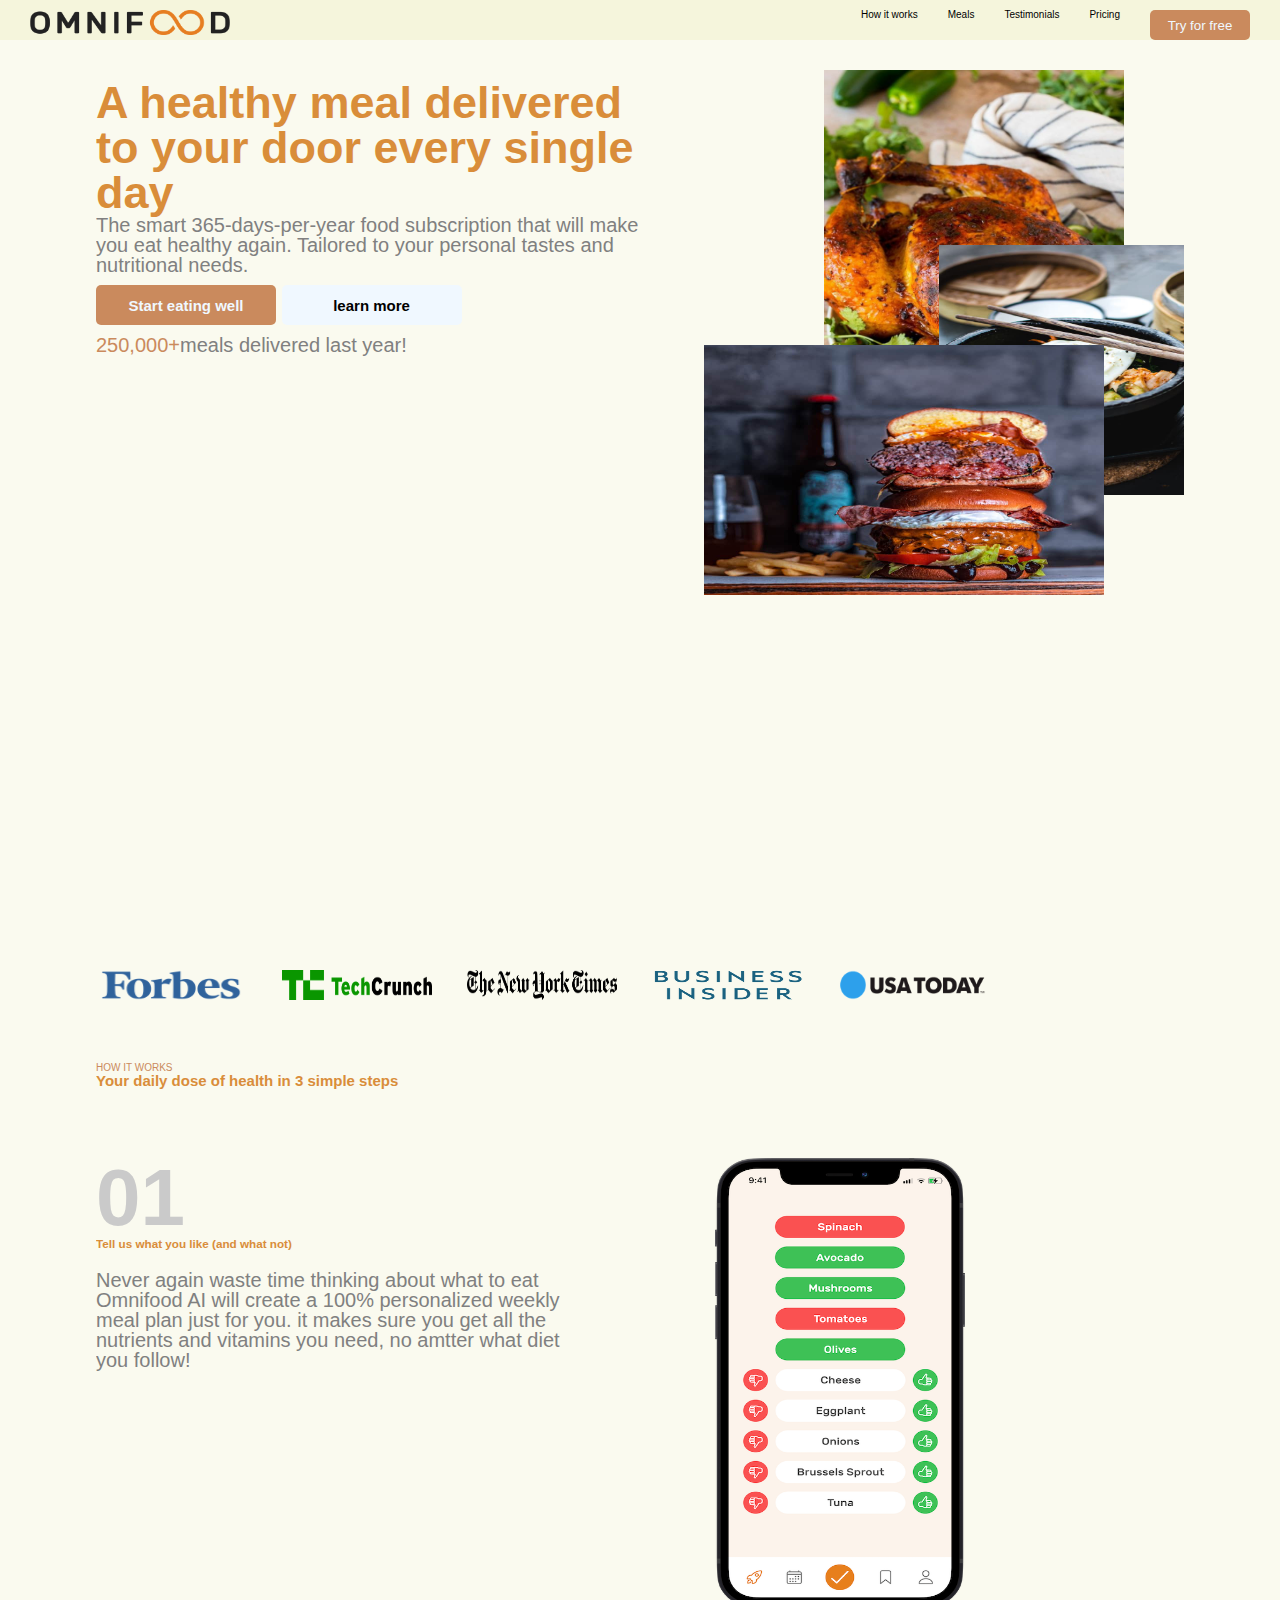
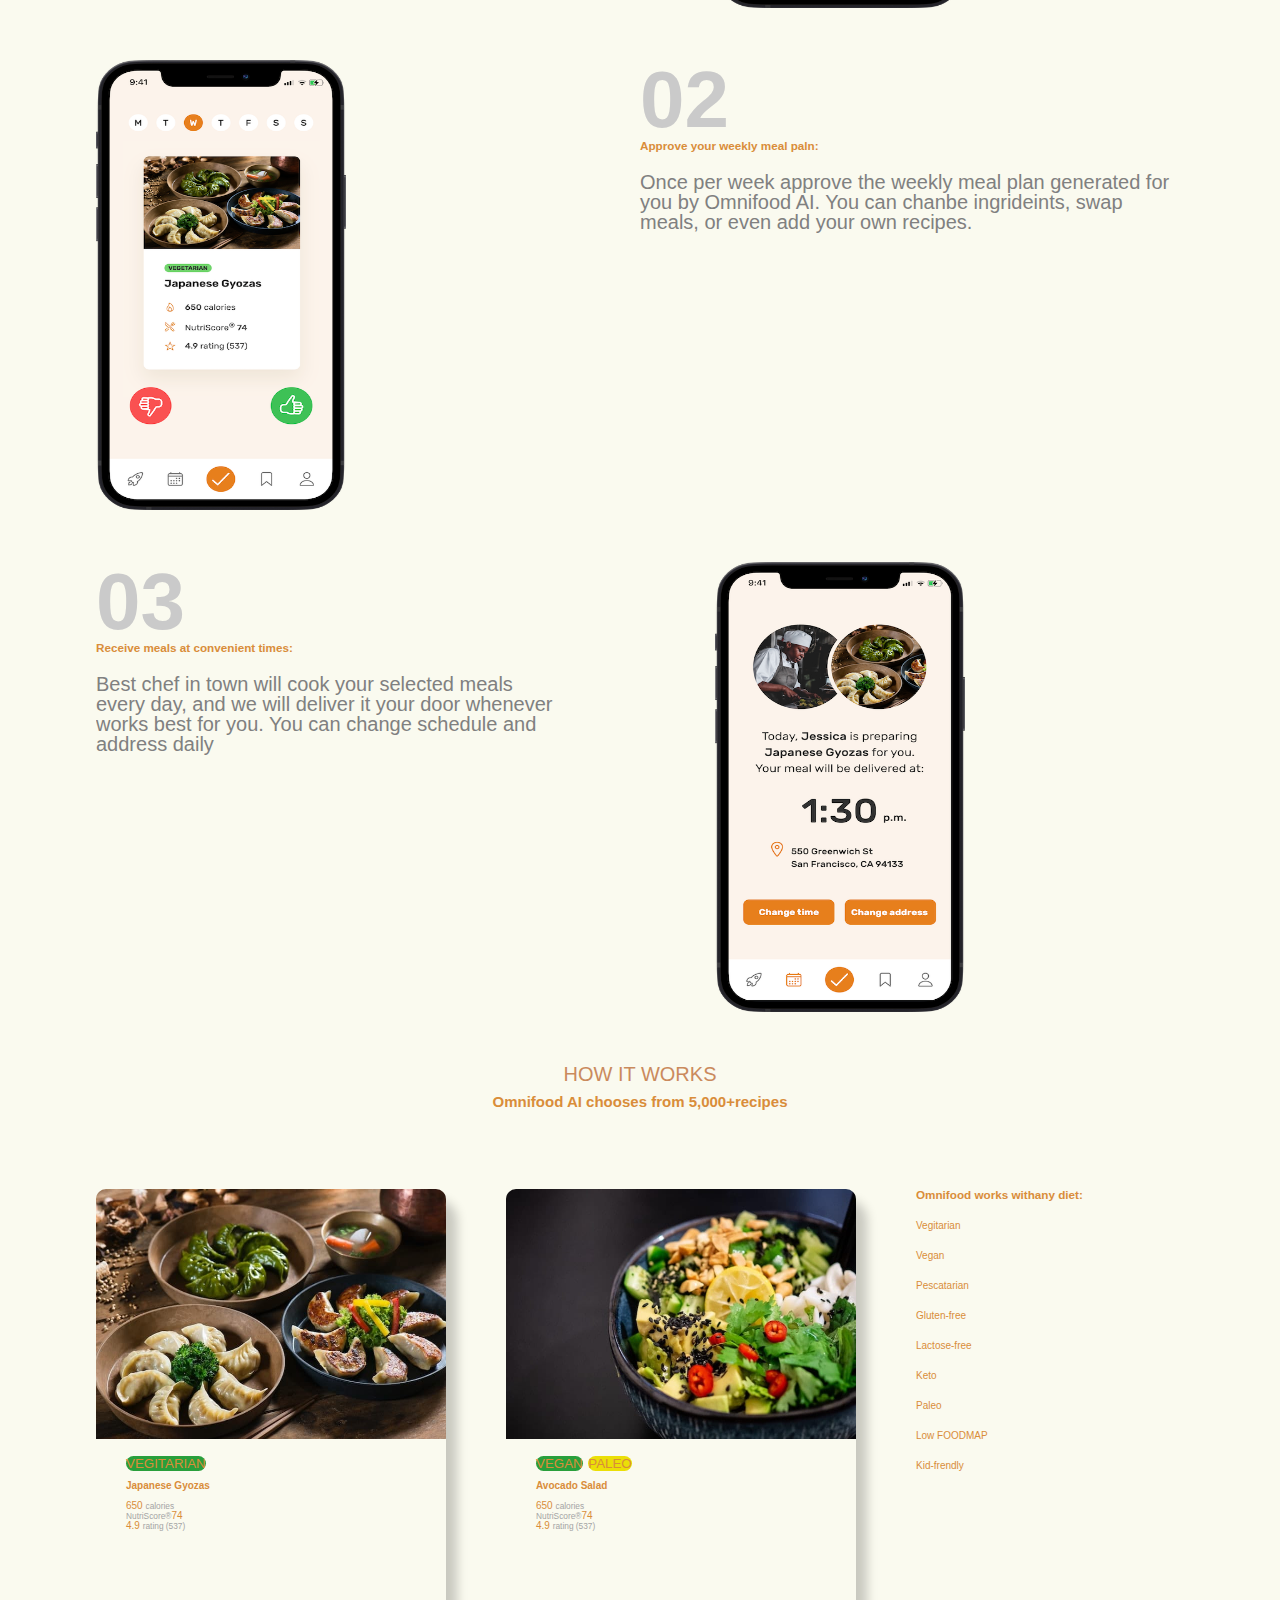
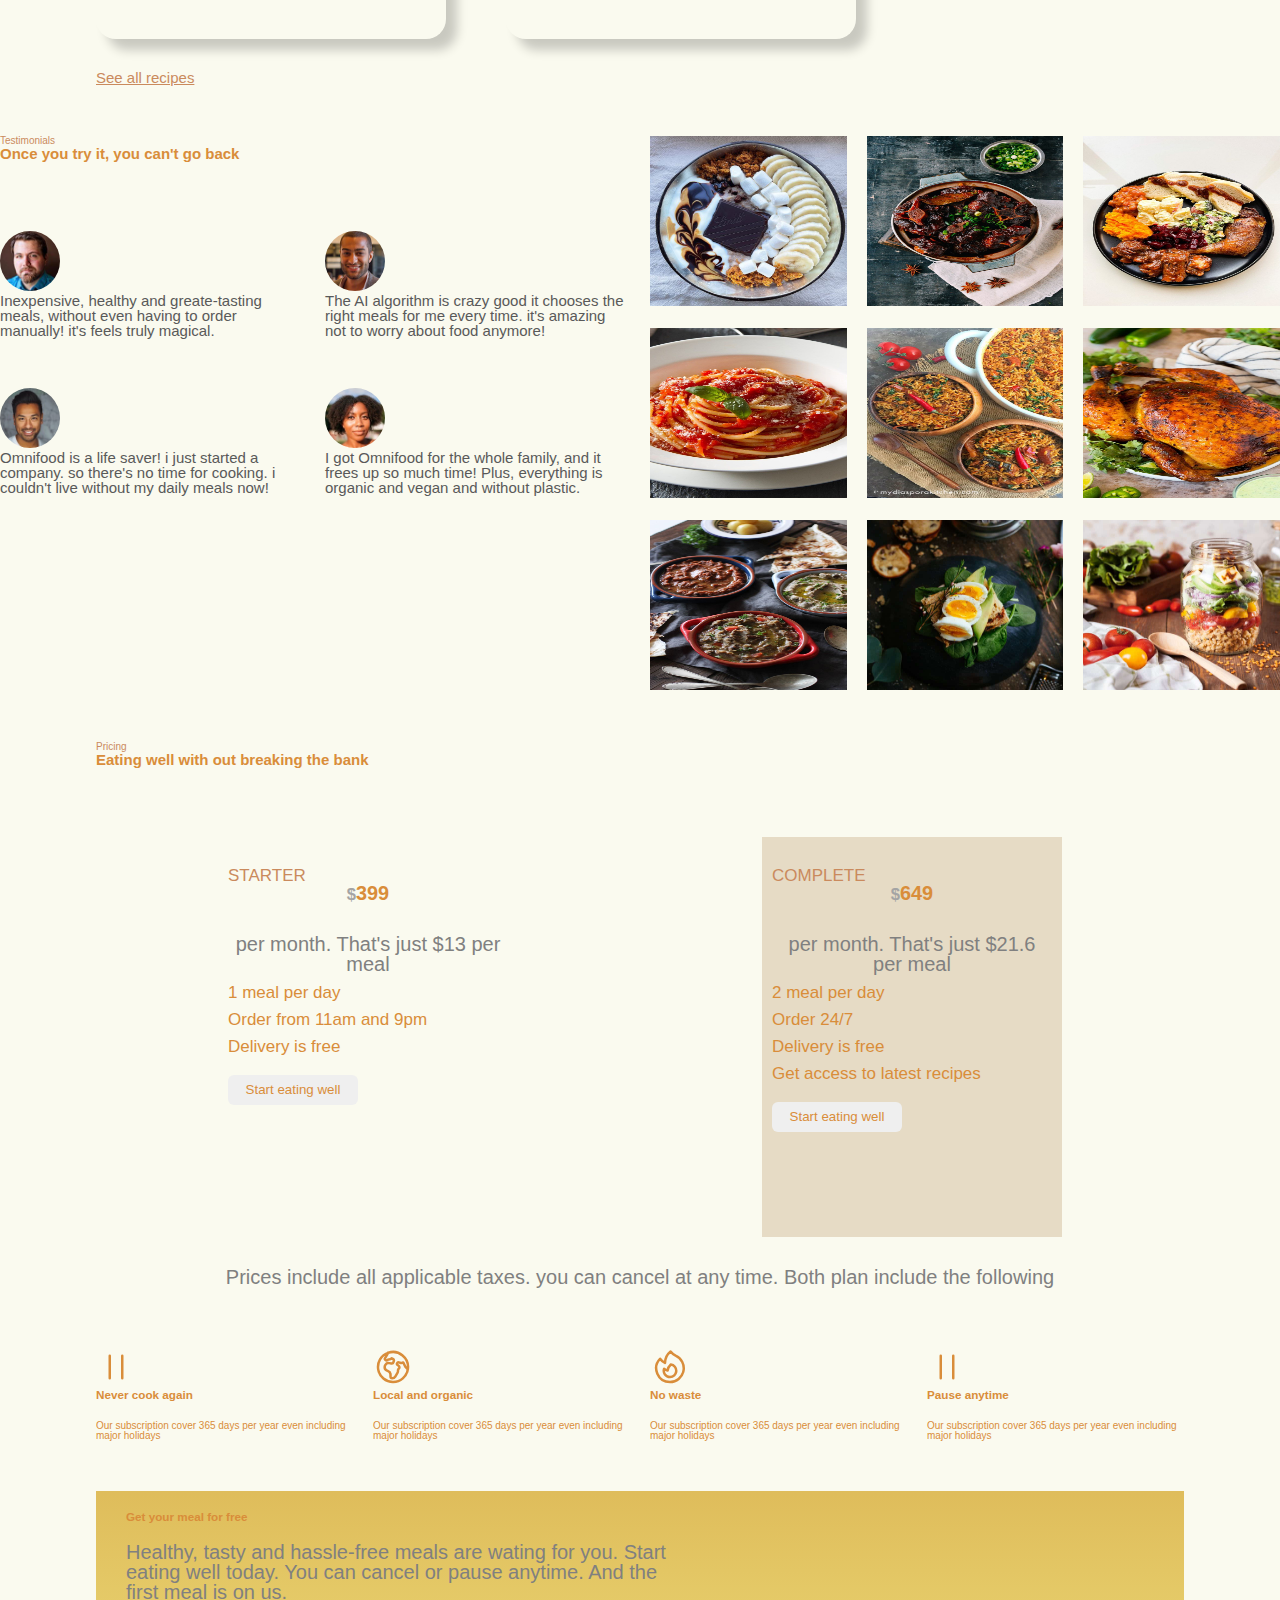
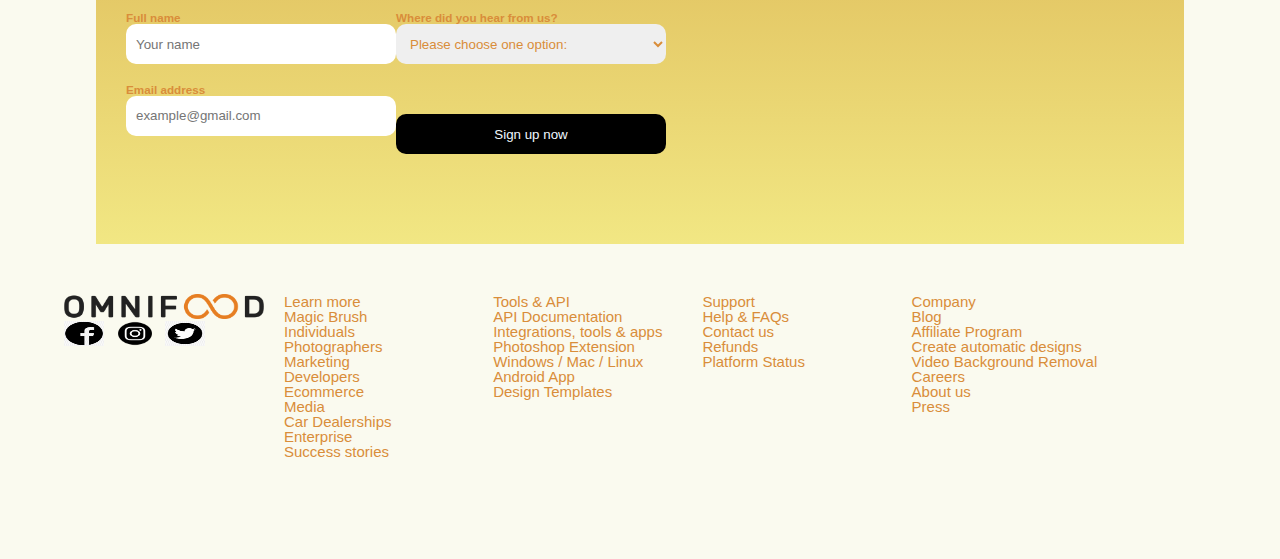
<file: nameless.html>
<!DOCTYPE html>
<html lang="en">
<head>
    <meta charset="UTF-8">
    <meta name="viewport" content="width=device-width, initial-scale=1.0">
    <link rel="stylesheet" href="/nameless.css">
    <title>Document</title>
</head>
<body>
    <header>
        <div class="header-fixed">
            <img src="/img/omnifood-logo.png" alt="" width="200px" height="25px">
            <nav>
                <ol>
                    <li><a href="#How it works">How it works</a></li>
                    <li><a href="#Meals">Meals</a></li>
                    <li><a href="#Testimonials">Testimonials</a></li>
                    <li><a href="#Pricing">Pricing</a></li>
                    <li><button class="btn1">Try for free</button></li>
                </ol>
            </nav>
            
        </div>
    </header>

    <main>
         <section class="whole">
            <section class="pg1">
                <div class="first">
                 <span>
                    <p>
                     <h1>
                         A healthy meal delivered to your door every single day
                     </h1>
                     <p>
                         The smart 365-days-per-year food subscription that will make you eat healthy again. Tailored to your personal tastes and nutritional needs.
                     </p>
                     <p>
                         <button class="btn2">Start eating well</button>
                         <button class="btn3">learn more</button>
                     </p>
                     <p>
                         <mark>250,000+</mark>meals delivered last year!
                     </p>
                    </p>
                 </span>
     
     
                 <span>
                     <img src="/img/6.jpg" alt="" class="one" width="300px" height="400px">
                     <img src="/img/gallery-1.jpg" alt="" class="two" width="350px" height="250px">
                     <img src="/img/gallery-12.jpg" alt="" class="three" width="400px" height="250px">
                 </span>
                </div>
                <p>
                 
                 <img src="/img/forbes.png" alt="" width="150px" height="30px" class="logos">
                 <img src="/img/techcrunch.png" alt="" width="150px" height="30px" class="logos">
                 <img src="/img/the-new-york-times.png" alt="" width="150px" height="30px" class="logos">
                 <img src="/img/business-insider.png" alt="" width="150px" height="30px" class="logos">
                 <img src="/img/usa-today.png" alt="" width="150px" height="30px">
                 </p>
                 
               
     
               </section>
     
               <section id="How it works" class="pg2">
                 
                 <mark>HOW IT WORKS</mark>
                 <h2>Your daily dose of health in 3 simple steps</h2>
                 <div>
                     <span>
                         <strong>01</strong>
                         <h3>Tell us what you like (and what not)</h3>
                         <p>
                             Never again waste time thinking about what to eat Omnifood AI will create a 100% personalized weekly meal plan just for you. it makes sure you get all the nutrients and vitamins you need, no amtter what diet you follow!
                         </p>
     
                     </span>
     
     
                     <span>
                         <img src="/img/app-screen-1.png" alt="" class="app">
                     </span>
                 </div>
               </section>
               <section class="pg3">
                 <div>
                     <span>
                         <img src="img/app-screen-2.png" alt="" class="app">
                     </span>
     
     
     
                     <span>
                         <strong>02</strong>
                         <h3>Approve your weekly meal paln:</h3>
                         <p>
                             Once per week approve the weekly meal plan generated for you by Omnifood AI. You can chanbe ingrideints, swap meals, or even add your own recipes.
                         </p>
                     </span>
                 </div>
                 
               </section>
     
               <section class="pg4">
                 <div>
                     <span>
                         <strong>03</strong>
                         <h3>Receive meals at convenient times:</h3>
                         <p>
                             Best chef in town will cook your selected meals every day, and we will deliver it your door whenever works best for you. You can change schedule and address daily
                         </p>
                     </span>
     
     
     
     
                     <span>
                         <img src="img/app-screen-3.png" alt="" class="app">
                     </span>
                 </div>
               </section>
     
               <section id="Meals" class="pg5">
                <p class="center">
                 <mark class="caramel">HOW IT WORKS</mark>
                 <h2 class="center">Omnifood AI chooses from 5,000+recipes</h2>
                </p>
     
                 <div>
                     <span class="recipes">
                         <figure>
                             <img src="/img/meal-1.jpg" alt="" class="food">
                             <p>
                                 <button class="btn4">VEGITARIAN</button>
                             <br>
                            <h4> Japanese Gyozas</h4>
                             <ul>
                                 <li>650 <small>calories</small> </li>
                                 <li> <small>NutriScore®</small>74</li>
                                 <li> 4.9 <small>rating (537)</small></li>
                             </ul>
                             </p>
                         </figure>
                     </span>
                     <span class="recipes">
                         <figure>
                             <img src="/img/meal-2.jpg" alt="" class="food">
                            <p>
                             <button class="btn4">VEGAN</button>
                             <button class="btn8">PALEO</button>
                             <br>
                             <h4>Avocado Salad</h4>
                             <ul>
                                 <li>650 <small>calories</small> </li>
                                 <li> <small>NutriScore®</small>74</li>
                                 <li> 4.9 <small>rating (537)</small></li>
                             </ul>
                            </p>
                         </figure>
                         
                     </span>
                     <span class="diet">
                     <h3>Omnifood works withany diet:</h3>
     
                     <ul>
                         <li>Vegitarian</li>
                         <li>Vegan</li>
                         <li>Pescatarian</li>
                         <li>Gluten-free</li>
                         <li>Lactose-free</li>
                         <li>Keto</li>
                         <li>Paleo</li>
                         <li>Low FOODMAP</li>
                         <li>Kid-frendly</li>
                     </ul>
                 </span>
                 </div>
     
                 
                     <button class="btn5"><a href=""><mark>See all recipes</mark></a></button>
                 
     
               </section>
     
               <section id="Testimonials" class="pg6">
                 <div>
                  <span>
                     <mark>Testimonials</mark>
                     <h2>Once you try it, you can't go back</h2>
                     <div>
                         <span class="left">
                             <img src="/img/ben.jpg" alt="" class="test">
                             <br>
                             Inexpensive, healthy and greate-tasting meals, without even having to order manually! it's feels truly magical.
                         </span>
             
             
                         <span class="left">
                             <img src="/img/dave.jpg" alt="" class="test">
                             <br>
                             The AI algorithm is crazy good it chooses the right meals for me every time. it's amazing not to worry about food anymore!
                         </span>
             
             
                         <span class="left">
                             <img src="/img/customer-2.jpg" alt="" class="test">
                             <br>
                             Omnifood is a life saver! i just started a company. so there's no time for cooking. i couldn't live without my daily meals now!
                         </span>
             
                         <span class="left">
                             <img src="/img/customer-6.jpg" alt="" class="test">
                             <br>
                             I got Omnifood for the whole family, and it frees up so much time! Plus, everything is organic and vegan and without plastic.
                         </span>
                     </div>
                  </span>
     
     
                  <span class="collection">
                     <div>
                         <span><img src="/img/1.jpg" alt="" class="collage"></span>
                         <span><img src="/img/2.jpg" alt="" class="collage"></span>
                         <span><img src="/img/3.jpg" alt="" class="collage"></span>
                         <span><img src="/img/4.jpg" alt="" class="collage"></span>
                         <span><img src="/img/5.jpg" alt="" class="collage"></span>
                         <span><img src="/img/6.jpg" alt="" class="collage"></span>
                         <span><img src="/img/7.jpg" alt="" class="collage"></span>
                         <span><img src="/img/gallery-7.jpg" alt="" class="collage"></span>
                         <span><img src="/img/gallery-8.jpg" alt="" class="collage"></span>
                     </div>
                  </span>
                 </div>
     
                 
               </section>
     
     
               <section id="Pricing" class="pg7">
                 <mark>Pricing</mark>
                 <h2>Eating well with out breaking the bank</h2>
     
                 <div>
                     
                 <span class="complete">
                     <mark class="caramel">STARTER</mark>
                     <h3><small>$</small>399</h3>
                     <p>per month. That's just $13 per meal</p>
     
                     <ul>
                         <li>1 meal per day</li>
                         <li>Order from 11am and 9pm</li>
                         <li>Delivery is free</li>
                     </ul>
     
                     <button class="btn6">Start eating well</button>
                 </span>
     
                 <span class="complete right">
                     <mark class="caramel">COMPLETE</mark>
                     <h3><small>$</small>649</h3>
                     <p>per month. That's just $21.6 per meal</p>
     
                     <ul>
                         <li>2 meal per day</li>
                         <li>Order 24/7</li>
                         <li>Delivery is free</li>
                         <li>Get access to latest recipes</li>
                     </ul>
     
                     <button class="btn6">Start eating well</button>
                 </span>
                 </div>
     
                 <p>Prices include all applicable taxes. you can cancel at any time. Both plan include the following</p>
               </section>
     
     
               <section class="pg8">
                 <div>
                     <span>
                        <svg xmlns="http://www.w3.org/2000/svg" fill="none" viewBox="0 0 24 24" stroke-width="1.5" stroke="currentColor" class="size-6">
                            <path stroke-linecap="round" stroke-linejoin="round" d="M15.75 5.25v13.5m-7.5-13.5v13.5" />
                          </svg>
                          <br>
                           <h3>Never cook again</h3>
                         Our subscription cover 365 days per year even including major holidays
                     </span>
     
                     <span>
                         <svg xmlns="http://www.w3.org/2000/svg" fill="none" viewBox="0 0 24 24" stroke-width="1.5" stroke="currentColor" class="size-6">
                             <path stroke-linecap="round" stroke-linejoin="round" d="m20.893 13.393-1.135-1.135a2.252 2.252 0 0 1-.421-.585l-1.08-2.16a.414.414 0 0 0-.663-.107.827.827 0 0 1-.812.21l-1.273-.363a.89.89 0 0 0-.738 1.595l.587.39c.59.395.674 1.23.172 1.732l-.2.2c-.212.212-.33.498-.33.796v.41c0 .409-.11.809-.32 1.158l-1.315 2.191a2.11 2.11 0 0 1-1.81 1.025 1.055 1.055 0 0 1-1.055-1.055v-1.172c0-.92-.56-1.747-1.414-2.089l-.655-.261a2.25 2.25 0 0 1-1.383-2.46l.007-.042a2.25 2.25 0 0 1 .29-.787l.09-.15a2.25 2.25 0 0 1 2.37-1.048l1.178.236a1.125 1.125 0 0 0 1.302-.795l.208-.73a1.125 1.125 0 0 0-.578-1.315l-.665-.332-.091.091a2.25 2.25 0 0 1-1.591.659h-.18c-.249 0-.487.1-.662.274a.931.931 0 0 1-1.458-1.137l1.411-2.353a2.25 2.25 0 0 0 .286-.76m11.928 9.869A9 9 0 0 0 8.965 3.525m11.928 9.868A9 9 0 1 1 8.965 3.525" />
                           </svg>
                           <br>
                         <h3>Local and organic</h3>
                         Our subscription cover 365 days per year even including major holidays
                     </span>
     
                     <span>
                         <svg xmlns="http://www.w3.org/2000/svg" fill="none" viewBox="0 0 24 24" stroke-width="1.5" stroke="currentColor" class="size-6">
                             <path stroke-linecap="round" stroke-linejoin="round" d="M15.362 5.214A8.252 8.252 0 0 1 12 21 8.25 8.25 0 0 1 6.038 7.047 8.287 8.287 0 0 0 9 9.601a8.983 8.983 0 0 1 3.361-6.867 8.21 8.21 0 0 0 3 2.48Z" />
                             <path stroke-linecap="round" stroke-linejoin="round" d="M12 18a3.75 3.75 0 0 0 .495-7.468 5.99 5.99 0 0 0-1.925 3.547 5.975 5.975 0 0 1-2.133-1.001A3.75 3.75 0 0 0 12 18Z" />
                           </svg>
                           <br>
                         <h3>No waste</h3>
                         Our subscription cover 365 days per year even including major holidays
                     </span>
     
                     <span>
                         <svg xmlns="http://www.w3.org/2000/svg" fill="none" viewBox="0 0 24 24" stroke-width="1.5" stroke="currentColor" class="size-6">
                             <path stroke-linecap="round" stroke-linejoin="round" d="M15.75 5.25v13.5m-7.5-13.5v13.5" />
                           </svg>
                           <br>
                         <h3>Pause anytime</h3>
                         Our subscription cover 365 days per year even including major holidays
                     </span>
                 </div>
               </section>
     
               <section class="pg9">
            
                    <div>
                     <span class="signup">
                        <h3>Get your meal for free</h3>
                        <p>
                          Healthy, tasty and hassle-free meals are wating for you. Start eating well today. You can cancel or pause anytime. And the first meal is on us.
                        </p>
          
                      
                <section class="a9">
                         <form>
                               
                        <div>
                         <span>
                         <h3>
                          <label for="Fullname">Full name</label>
                          <br>
                         <input type="text" placeholder="Your name" required>
                         </h3>
                        <h3>
                                           
                         <label for="Email">Email address</label>
                         <br>
                         <input type="email" placeholder="example@gmail.com" required>
                          </h3>
                       </span>




                                   
                     <span>
                     <h3>
                     <label for="">Where did you hear from us?</label>
                    <br>
                      <select required> 
                     <option value="more">Please choose one option:
                      </option>
                     <optgroup>
                                                                    <option value="vrigon">vrigon</option>
                                                                    <option value="Elervrio">Elervrio</option>
                                                                    <option value="Cintria">Cintria</option>
                      </optgroup>
                  </select>
                  </h3>
                 <h3>
                 <button class="btn7">Sign up now</button>
               </h3>
                </span>
               </div>
                             
               </form>
          </section>
        </span>
                            

        <!-- <div class="hello">

        </div> -->
                      
                        <!-- <span>
                            <img src="/img/istockphoto-1500848523-612x612.jpg" alt="" width="300px" height="400px" class="fillpic">
                        </span> -->
                    </div>
                    
                      
                
               </section>
     
               <section class="pg10">
                 <div>
                     <span>
                         <img src="/img/omnifood-logo.png" alt="" width="200px" height="25px">
                         <p>
                             <img src="/img/facebook.png" alt="" width="40px" height="25px">
                             <img src="/img/instagram.png" alt="" width="50px" height="25px">
                             <img src="/img/twitter.png" alt="" width="40px" height="25px">
                         </p>
                     </span>
                      <span>
                     <ul>
                         <li>Learn more</li>
                         <li>Magic Brush</li>
                         <li>Individuals</li>
                         <li>Photographers</li>
                         <li>Marketing</li>
                         <li>Developers</li>
                         <li>Ecommerce</li>
                         <li>Media</li>
                         <li>Car Dealerships</li>
                         <li>Enterprise</li>
                         <li>Success stories</li>
                     </ul>
                     </span>
     
                     <span>
                     <ul>
                         <li>Tools & API</li>
                         <li>API Documentation</li>
                         <li>Integrations, tools & apps</li>
                         <li>Photoshop Extension</li>
                         <li>Windows / Mac / Linux</li>
                         <li>Android App</li>
                         <li>Design Templates</li>
                     </ul>
                     </span>
                     
     
                     <span>
                     <ul>
                         <li>Support</li>
                         <li>Help & FAQs</li>
                         <li>Contact us</li>
                         <li>Refunds</li>
                         <li>Platform Status</li>
                     </ul>
                     </span>
                     
     
                     <span>
                     <ul>
                         <li>Company</li>
                         <li>Blog</li>
                         <li>Affiliate Program</li>
                         <li>Create automatic designs</li>
                         <li>Video Background Removal</li>
                         <li>Careers</li>
                         <li>About us</li>
                         <li>Press</li>
                     </ul>
                     </span>
                 </div>
               </section>
     
     
     
         </section>
    </main>
</body>
</html>
</file>
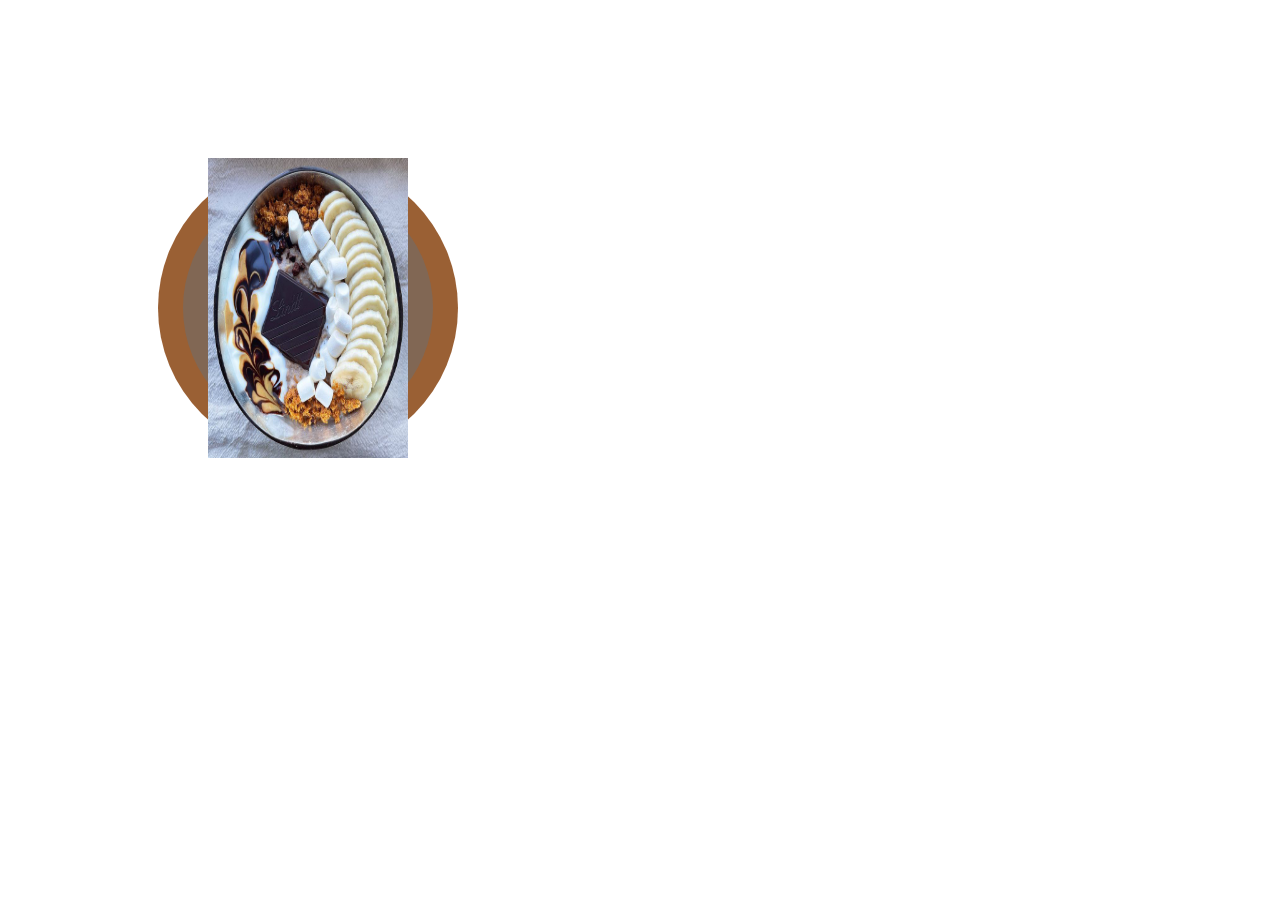
<file: better/before.html>
<!DOCTYPE html>
<html lang="en">
<head>
    <meta charset="UTF-8">
    <meta name="viewport" content="width=device-width, initial-scale=1.0">
    <title>Document</title>

    <style>
        .container {
            width: 600px;
            height: 600px;
            position: relative;
            overflow: hidden;
            display: flex;
            justify-content: center;
            align-items: center;
        }

        .container::before {
            content: '';
            width: 300px;
            height: 300px;
            position: absolute;
            background-color: rgba(128, 55, 0, 0.796);
            z-index: -2;
            border-radius: 50%;
        }

        .container::after {
            content: '';
            width: 250px;
            height: 250px;
            position: absolute;
            /* background-color: rgba(0, 128, 0, 0.112); */
            background-color: rgba(0, 145, 255, 0.162);
            z-index: -1;
            border-radius: 50%;
        }



        .container img {
            width: 200px;
            height: 300px;
        }
    </style>
</head>
<body>
    <div class="container">
        <img src="/img/1.jpg" alt="">
    </div>
</body>
</html>
</file>
<file: nameless.css>
* {
    margin: 0;
    padding: 0;
    box-sizing: border-box;
    color: #d98d3a;
}



html {
    font-size: 62.5%;
}
body {
    line-height: 1;
    font-weight: 400;
    color: #333;
    background-color: rgba(245, 245, 220, 0.455);
    font-family: sans-serif;
   
}

header {
    width: 100%;
    display: flex;
    justify-content: center;
    align-items: center;
    padding: 1rem 0;
    margin-bottom: 5rem;
    
    
}

.header-fixed {
    width: 100%;
    background-color: beige;
    color: white;
    display: flex;
    justify-content: space-between;
    /* align-items: center; */
    padding: 3rem 3rem;
    height: 6rem;
    z-index: 1;
    

    position: fixed;
}

main {
    width: 100%;
    display: flex;
    justify-content: center;
    align-items: center;
    flex-direction: column;
}

.whole {
    display: flex;
    flex-direction: column;
    align-items: center;
}


.pg1,
.pg2,
.pg3,
.pg4,
.pg5,
.pg7,
.pg8,
.pg9
 {
    width: 85%;
}

ol {
    display: flex;
    justify-content: space-evenly;
    list-style: none;
    gap: 3rem;
}

a {
    text-decoration: none;
    color: rgb(0, 0, 0);
}

.btn1 {
    background-color: rgb(202, 138, 93);
    color: aliceblue;
    border: none;
    border-radius: 5px;
    width: 10rem;
    height: 3rem;
}

.pg1 div {
    display: grid;
    grid-template-columns: 1fr 1fr;
    justify-content: center;
    align-content: center;
    
}

h1 {
    font-size: 4.5rem;
    font-family: sans-serif;
}

section {
    overflow: hidden;
    margin-bottom: 5rem;
}

.one,
.two,
.three{
    float: right;
    position: relative;
}

.one {
    z-index: -1;
    transform: translateX(-20%);
}
.two {
    z-index: 0;
    transform: translate(30%, -90%);
    
}
.three {
    z-index: 0.9;
   transform: translate(-20%, -150%);
} 

p {
    padding-bottom: 1rem;
    color: gray;
    font-size: 2rem;
}

.btn2,
.btn3 {
     border: none;
     border-radius: 5px;
     width: 18rem;
     height: 4rem;
     font-weight: 600;
     font-size: 1.5rem;

}

.btn2 {
    background-color: rgb(202, 138, 93);
    color: aliceblue;
}
.btn3 {
    background-color: aliceblue;
    color: rgb(0, 0, 0);
}

mark {
    color: rgb(202, 138, 93);
    background-color: transparent;
}

.logos{
    margin-right: 3rem;
}

.pg2
 div {
    display: grid;
    grid-template-columns: 1fr 1fr;
    gap: 15rem;
}

h2{
    /* width: 100%; */
    margin-bottom: 7rem;
}

h3{
    margin-bottom: 2rem;
}

strong {
    font-size: 8rem;
    color: rgb(202, 202, 202);
}

.app {
    width: 250px;
    height: 450px;
}

.pg3
 div {
    display: grid;
    grid-template-columns: 1fr 1fr;
    
}
.pg4
 div {
    display: grid;
    grid-template-columns: 1fr 1fr;
    gap: 15rem;
}

.center {
    text-align: center;
}

.pg5 div {
    display: grid;
    grid-template-columns: 1fr 1fr 1fr;
    gap: 6rem;
    
}

.recipes {
    box-shadow: 11px 11px 11px rgba(0, 0, 0, 0.2);
    border-radius: 2rem;
}

.recipes p, figure ul, h4 {
    padding-left: 3rem;
}

.diet ul {
    display: grid;
    gap: 2rem;
}
h4 {
    margin-bottom: 1rem;
}

figure {
    border-radius: 1rem;
    height: 45rem;
}

.food {
    border-top-left-radius: 1rem;
    border-top-right-radius: 1rem;
    width: 350px;
    height: 250px;
    margin-bottom: 1rem;
}

small {
    color: rgb(164, 164, 164);
}

ul {
    list-style: none;
}

.btn4 {
    border: none;
    background-color: rgb(41, 159, 59);
    border-radius: 1rem;
}

.btn8 {
    border: none;
    background-color: rgb(235, 223, 7);
    border-radius: 1rem;
}

.btn5 {
    border: none;
    background-color: transparent;
    font-weight: 400;
    font-size: 1.5rem;
    margin-top: 3rem;
}

.btn5 a {
    text-decoration: underline;
    text-decoration-color: rgb(202, 138, 93);
}

.pg6 {
    width: 100%;
    /* padding-left: 10rem; */
}

.pg6 div {
    display: grid;
    grid-template-columns: 1fr 1fr;
   gap: 2rem;
}

.test {
    width: 60px;
    height: 60px;
    border-radius: 4rem;
    
}

.left {
    color: rgb(89, 89, 89);
    font-size: 1.5rem;
    margin-bottom: 3rem;
}

.collage {
    width: 200px;
    height: 170px;
    transition: all 2s;
    overflow: hidden;
}

.collage:hover {
    transform: scale(120%, 120%);
}

.collection div {
    overflow: hidden;
    display: grid;
    grid-template-columns: 1fr 1fr 1fr;
}
.collection div span {
    position: relative;
    overflow: hidden;
}
.pg7 div {
    display: grid;
    grid-template-columns: 1fr 1fr;
    align-content: center;
    justify-items: center;
}

.pg7 span {
    height: 40rem;
    width: 30rem;
    padding: 3rem 1rem;
}

.pg7 ul {
    display: grid;
    gap: 1rem;
}

.pg7 h3 {
    text-align: center;
}

.btn6 {
    width: 13rem;
    height: 3rem;
    padding: auto 1rem;
    border: none;
    border-radius: 6px;
    margin-top: 2rem;
}

.pg7 p {
    margin-top: 3rem;
    text-align: center;
}

.complete {
    font-size: 1.7rem;
}

.right {
    background-color: rgba(168, 122, 66, 0.242);
}

.pg8 div {
    display: grid;
    grid-template-columns: 1fr 1fr 1fr 1fr;
    gap: 2rem;
}

.size-6 {
    width: 4rem;
    height: 4rem;
}

.pg9 {
    background-image: linear-gradient(rgba(213, 166, 37, 0.733), rgba(235, 217, 52, 0.575));
}

.hello {
    background-image: linear-gradient(rgba(0,0,0,0.2), rgba(0,0,0,0.2), rgba(0,0,0,0.2)), url(/img/istockphoto-1500848523-612x612.jpg);
    background-position: center;
}

.pg9 div {
    display: grid;
    grid-template-columns: 55fr 45fr;
    /* height: 400px; */
    
}

.signup {
    padding: 2rem 3rem;
}

select {
    width: 27rem;
    height: 4rem;
    border: none;
    border-radius: 1rem;
    padding: 1rem 1rem;
}

input {
    width: 27rem;
    height: 4rem;
    border: none;
    border-radius: 1rem;
    padding: 1rem 1rem;
}

.btn7 {
    width: 27rem;
    height: 4rem;
    border: none;
    border-radius: 1rem;
    padding: 1rem 1rem;
    background-color: black;
    color: aliceblue;
    margin-top: 3rem;
}

.fillpic {
    float: right;
}

.a9 div {
    display: grid;
    grid-template-columns: 1fr 1fr;
    background-color: transparent;
}

.pg10 div {
    width: 90%;
    display: grid;
    grid-template-columns: 1fr 1fr 1fr 1fr 1fr;
    gap: 2rem;
}

.pg10 {
    font-size: 1.5rem;
    color: rgb(136, 135, 135);
    width: 90%;
}


@media  (max-width: 900px) {

    main {
        width: 100%;
        display: flex;
        justify-content: center;
        align-items: center;
        flex-direction: column;
    }
    
    section {
        display: flex;
        flex-direction: column;
        justify-content: center;
        align-items: center;
        overflow: hidden;
    }

    body {
        font-size: 1rem;
        background-color: rgba(245, 245, 220, 0.455);
        color: rgb(0, 0, 0);
        font-family: sans-serif;
       
    }

    h2 {
        font-size: 1.5rem;
        width: 30%;
        margin-bottom: 1rem;
    }

    h3 {
        margin-bottom: 0.7rem;
    }

    p {
        width: 30%;
        font-size: 1.3rem;
    }


    .pg6 div {
        display: grid;
        grid-template-columns: 1fr;
        justify-content: center;
        align-content: center;
       }

    .pg6 div span {
        width: 60%;
       }

    .collection div {
        display: grid;
        grid-template-columns: 1fr;
        justify-content: center;
        align-content: center;
       }

    .collage {
        width: 60%;
       }
    

    .pg7 div {
        display: grid;
        grid-template-columns: 1fr;
        justify-content: center;
        align-content: center;
       }

    .pg7 div span {
        width: 60%;
       }




   .pg8 div {
    display: grid;
    grid-template-columns: 1fr;
    justify-content: center;
    align-content: center;
   }

   .pg8 div span {
    width: 70%;
   }

   .size-6 {
    width: 2rem;
    height: 2rem;
   }

   
        

       
    }
</file>
